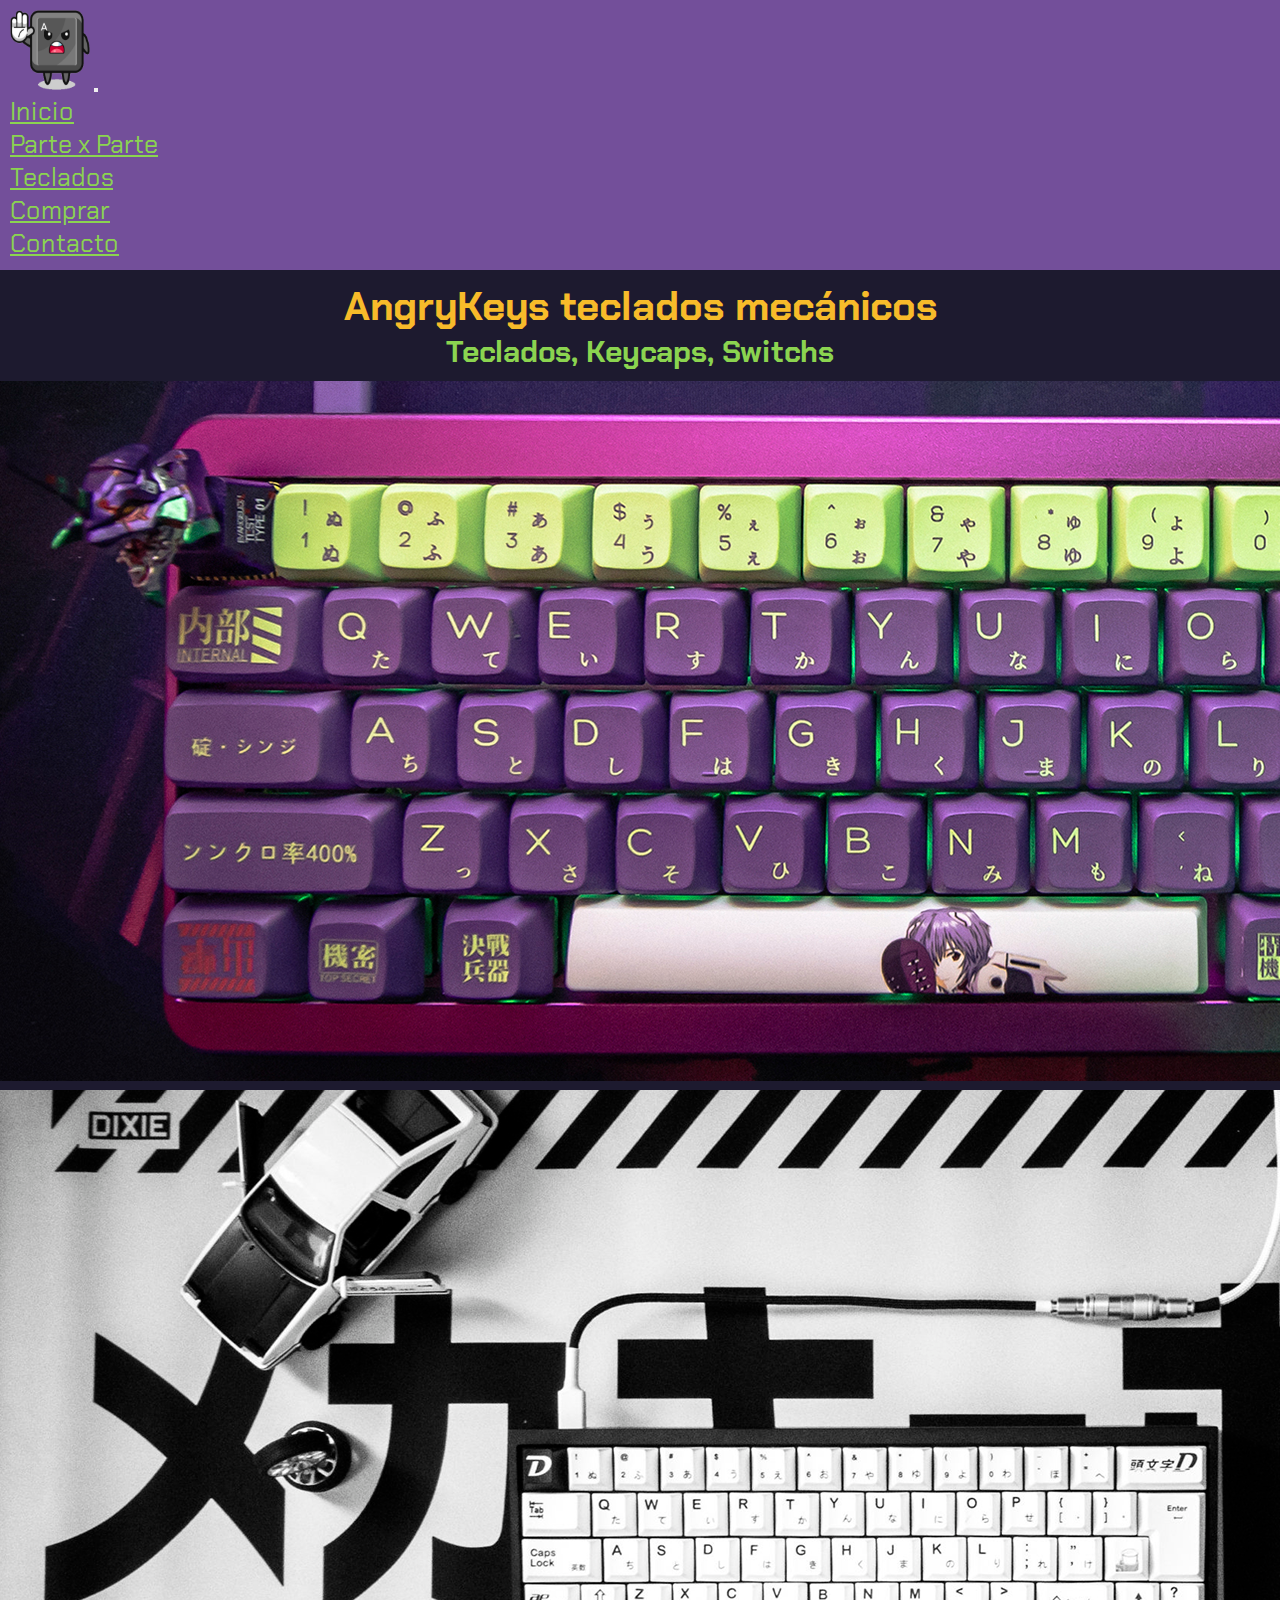
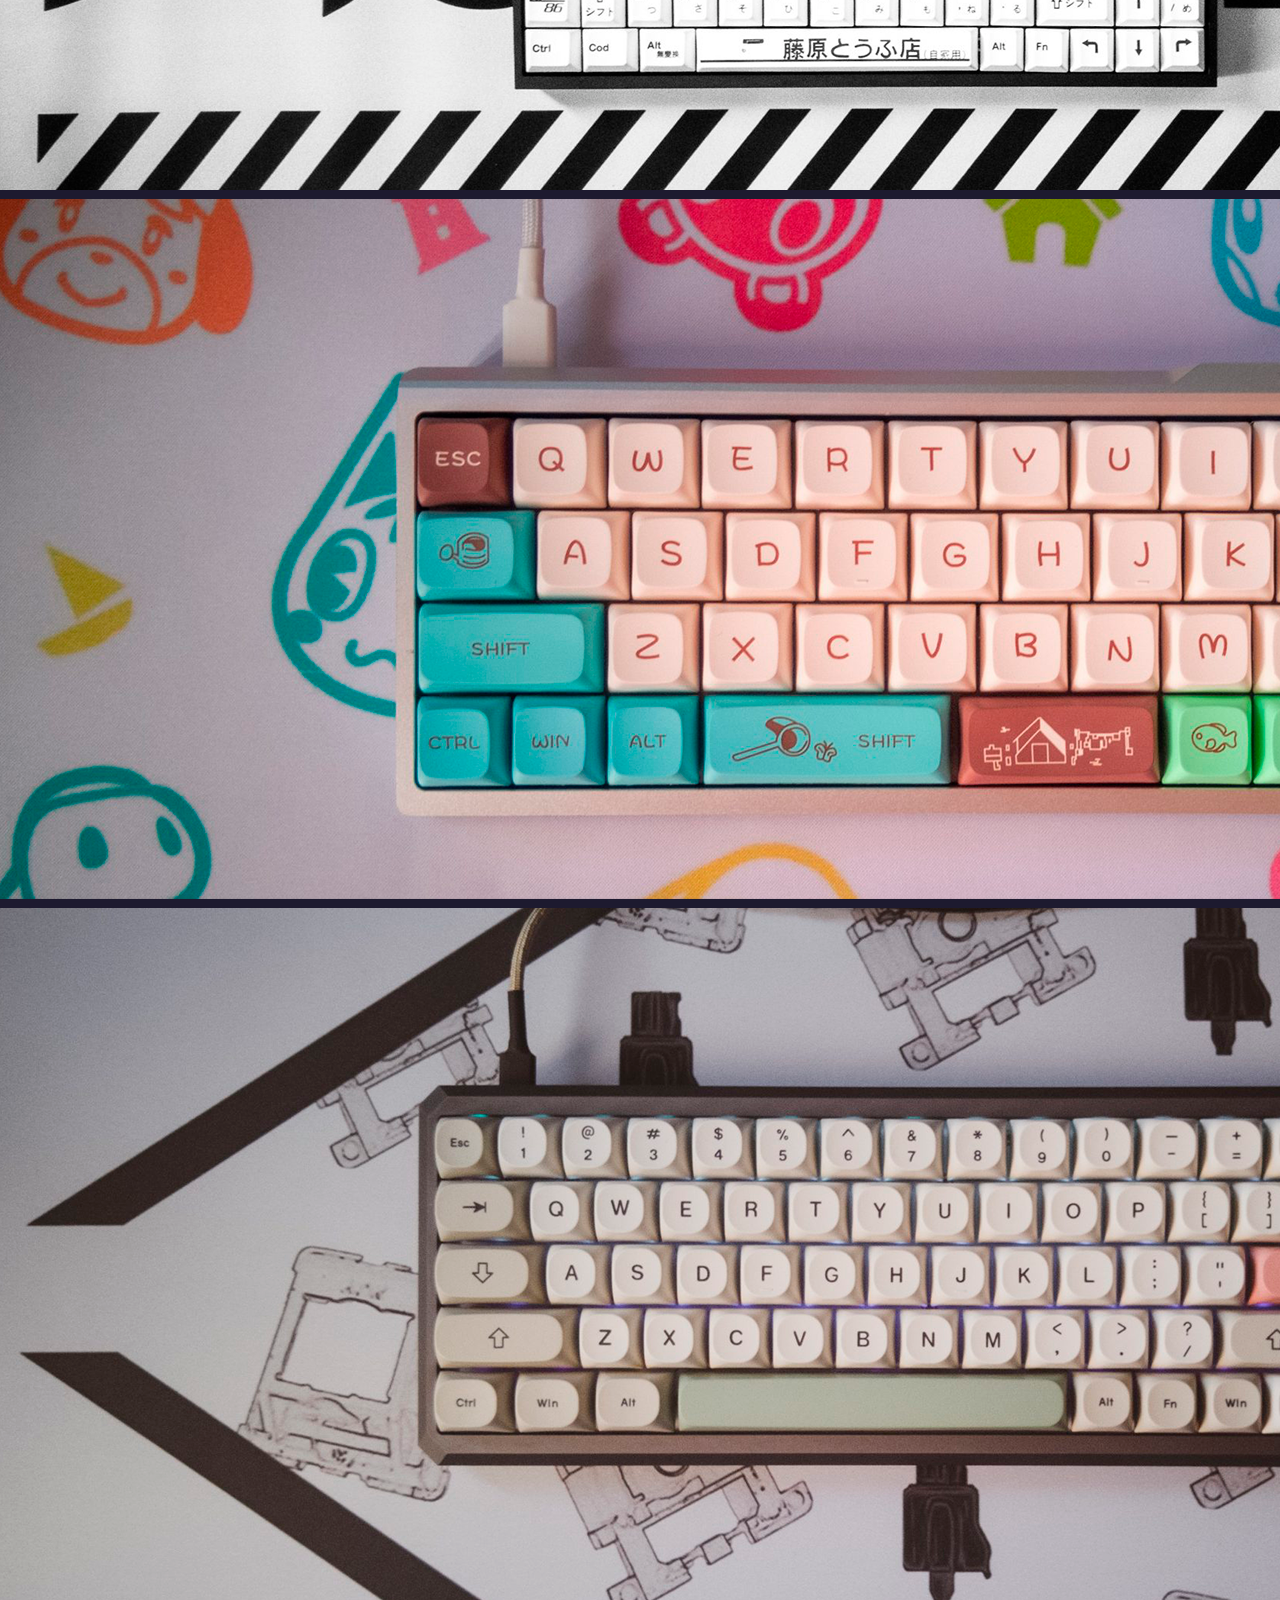
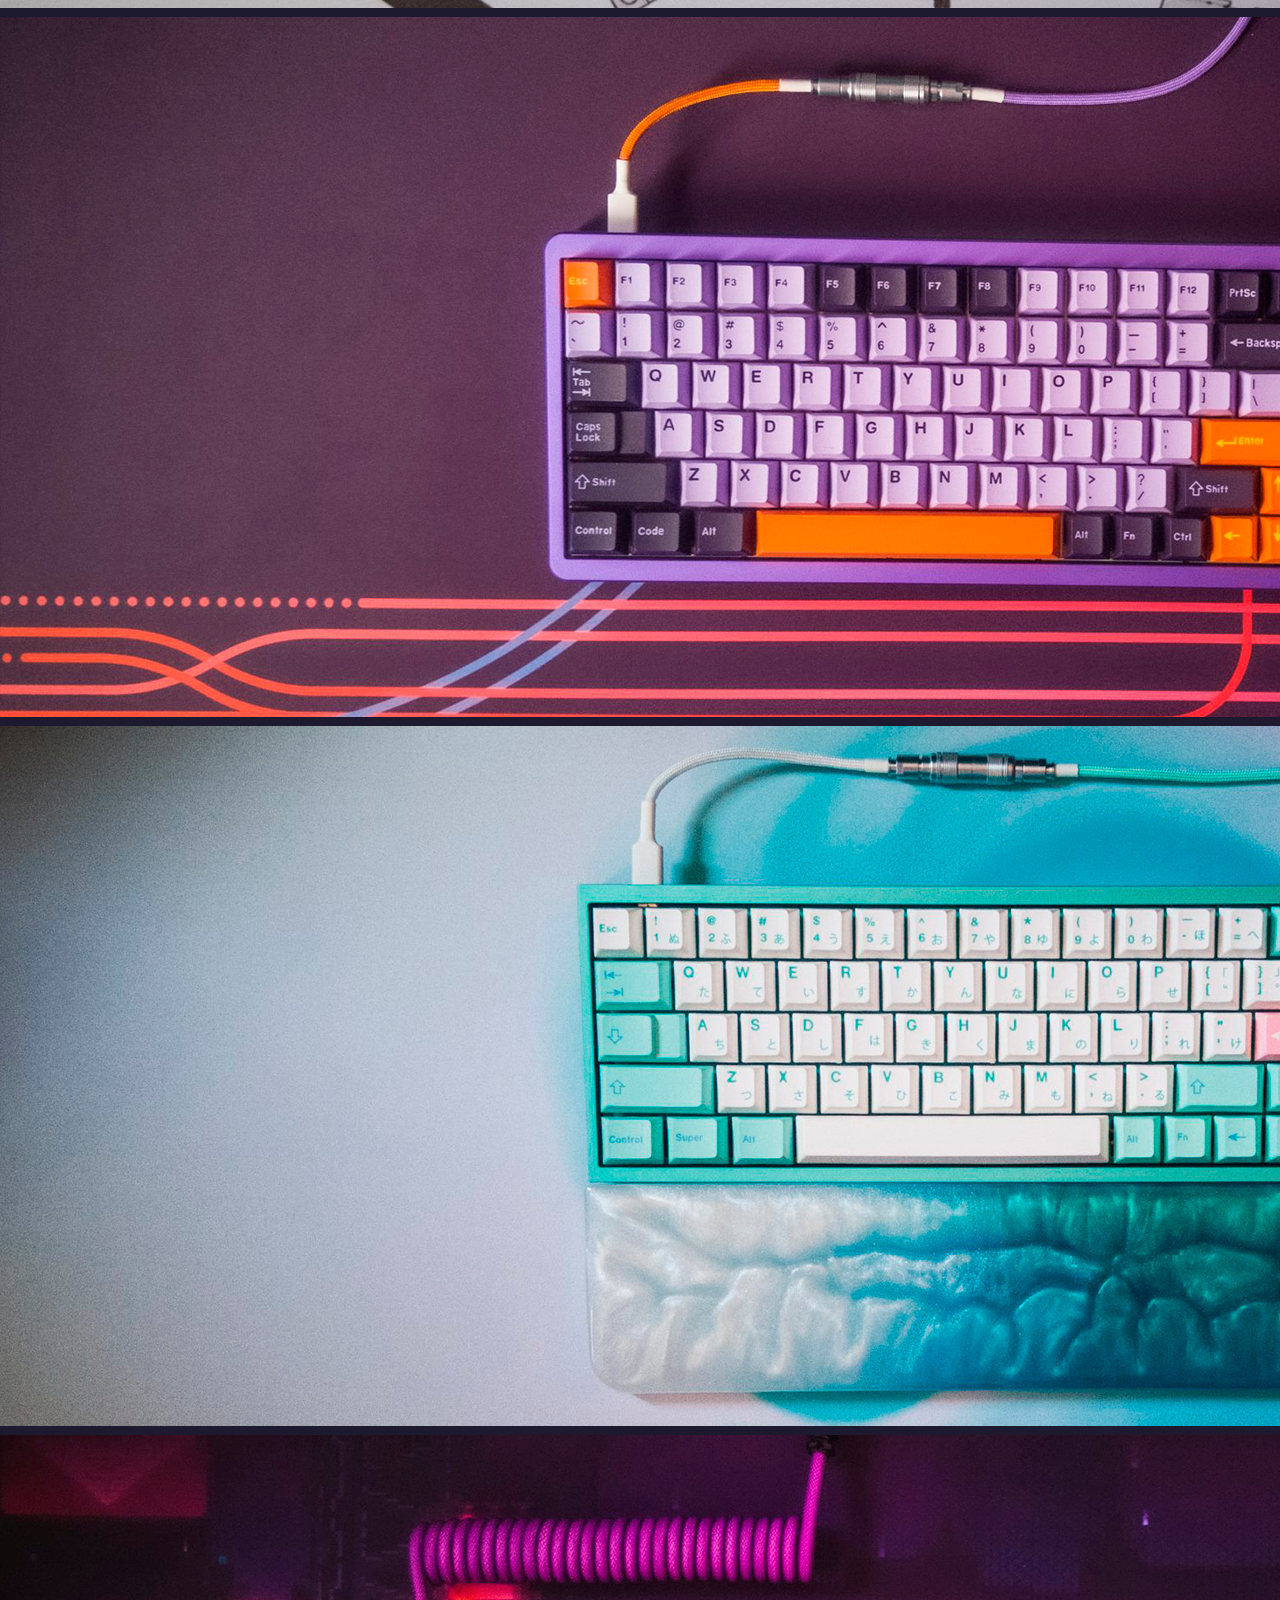
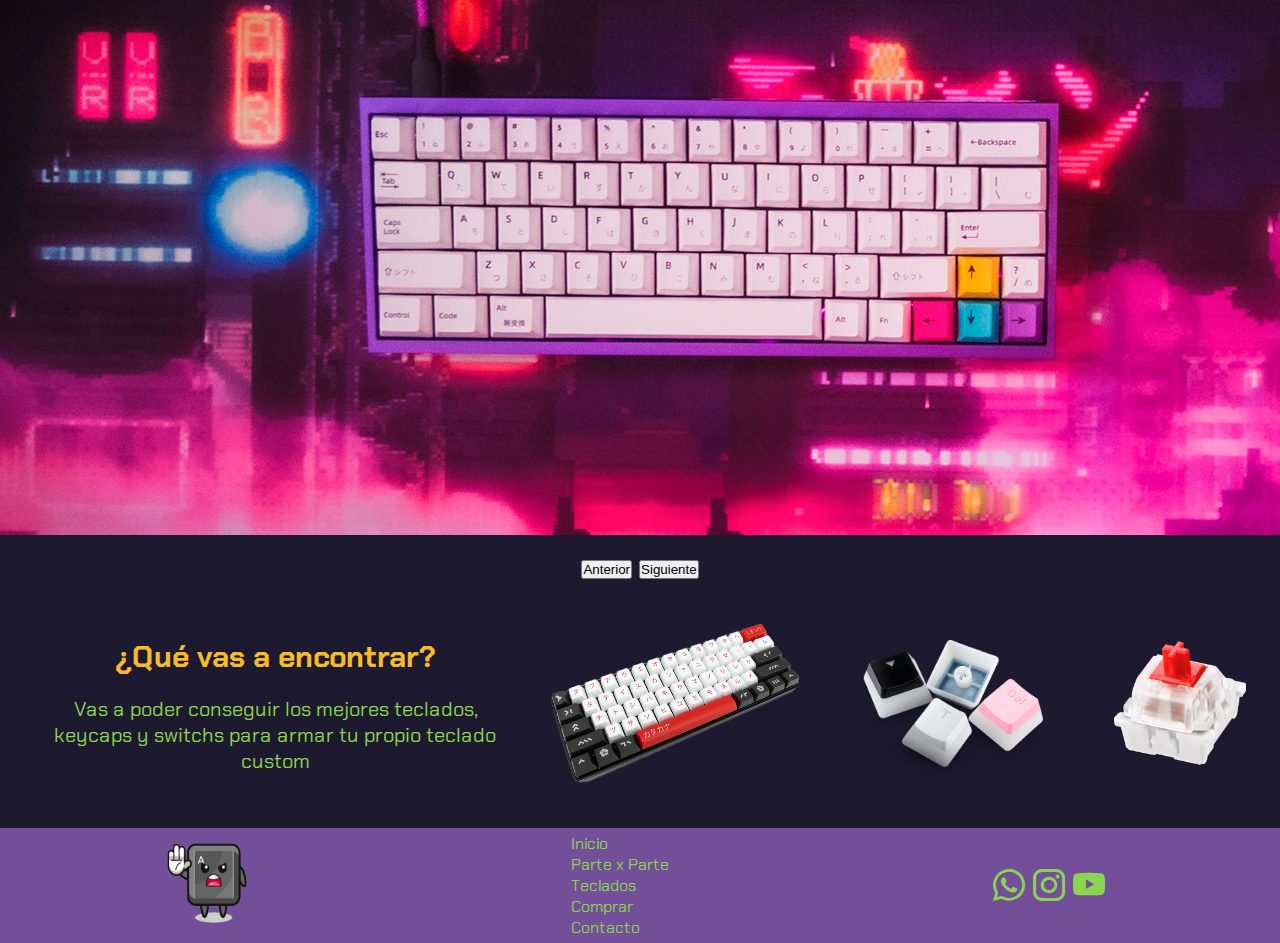
<file: index.html>
<!DOCTYPE html>
<html lang="en">
  <head>
    <meta charset="UTF-8" />
    <meta http-equiv="X-UA-Compatible" content="IE=edge" />
    <meta name="viewport" content="width=device-width, initial-scale=1.0" />
    <meta name="keywords" content="keyboards, custom, personalizado, teclados, switchs, keycaps, qwerty, mecanico, teclas, interruptores, cherry mx, gateron, linear, tactile, clicky, tkl, 60%, 70%">
    <meta name="description" content="AngryKeys la página definitiva para los entusiastas de los teclados customizados!!, encontrá las mejores keycaps y switches acá!">
    <title> ANGRYKEYS | Los mejores teclados mecánicos de la web encontralos aquí! </title>
    <link rel="shortcut icon" href="./images/favicon.ico" type="image/x-icon">
    <title>AngryKeys</title>
    <link href="https://cdn.jsdelivr.net/npm/bootstrap@5.0.2/dist/css/bootstrap.min.css" rel="stylesheet" integrity="sha384-EVSTQN3/azprG1Anm3QDgpJLIm9Nao0Yz1ztcQTwFspd3yD65VohhpuuCOmLASjC" crossorigin="anonymous" />
    <link rel="stylesheet" href="https://cdn.jsdelivr.net/npm/bootstrap-icons@1.10.2/font/bootstrap-icons.css">
    <link rel="stylesheet" href="https://cdnjs.cloudflare.com/ajax/libs/animate.css/4.1.1/animate.min.css" />
    <link rel="stylesheet" href="./css/style.css"/>  
  </head>
  <body>
    <header>
      <nav class="navbar navbar-dark navbar-expand-sm ">
        <div class="container-fluid">
          <a class="navbar-brand" href="./index.html"><img src="./images/angrykeylogo.png" alt="Icono de tecla enojada" width="80px" height="80px" class="hlogo"/></a></a>
          <button class="navbar-toggler" type="button" data-bs-toggle="collapse" data-bs-target="#navbarNav" aria-controls="navbarNav" aria-expanded="false" aria-label="Toggle navigation">
            <span class="navbar-toggler-icon"></span>
          </button>
          <div class="collapse navbar-collapse" id="navbarNav">
            <ul class="navbar-nav">
              <li class="nav-item">
                <a class="nav-link " aria-current="page" href="./index.html">Inicio</a>
              </li>
              <li class="nav-item">
                <a class="nav-link" href="./pages/parte.html">Parte x Parte</a>
              </li>
              <li class="nav-item">
                <a class="nav-link" href="./pages/teclados.html">Teclados</a>
              </li>
              <li class="nav-item">
                <a class="nav-link" href="./pages/comprar.html">Comprar</a>
              </li>
              <li class="nav-item">
                <a class="nav-link" href="./pages/contacto.html">Contacto</a>
              </li>              
            </ul>
          </div>
        </div>
      </nav>
    </header>
    <main>
      <section class="hero">
        <h1 class="animate__animated animate__fadeIn">AngryKeys teclados mecánicos</h1>
        <h2>Teclados, Keycaps, Switchs</h2>
          <div id="carouselExampleControls" class="carousel slide" data-bs-ride="carousel">
            <div class="carousel-inner">
              <div class="carousel-item active">
                <img src="./images/carrusel01.png" class="d-block w-100" alt="Teclado Custom 1">
              </div>
              <div class="carousel-item">
                <img src="./images/carrusel02.png" class="d-block w-100" alt="Teclado Custom 2">
              </div>
              <div class="carousel-item">
                <img src="./images/carrusel03.png" class="d-block w-100" alt="Teclado Custom 3">
              </div>
              <div class="carousel-item">
                <img src="./images/carrusel04.png" class="d-block w-100" alt="Teclado Custom 4">
              </div>
              <div class="carousel-item">
                <img src="./images/carrusel05.png" class="d-block w-100" alt="Teclado Custom 5">
              </div>
              <div class="carousel-item">
                <img src="./images/carrusel06.png" class="d-block w-100" alt="Teclado Custom 6">
              </div>
              <div class="carousel-item">
                <img src="./images/carrusel07.png" class="d-block w-100" alt="Teclado Custom 7">
              </div>
            </div>
          <button class="carousel-control-prev" type="button" data-bs-target="#carouselExampleControls" data-bs-slide="prev">
            <span class="carousel-control-prev-icon" aria-hidden="true"></span>
            <span class="visually-hidden">Anterior</span>
          </button>
          <button class="carousel-control-next" type="button" data-bs-target="#carouselExampleControls" data-bs-slide="next">
            <span class="carousel-control-next-icon" aria-hidden="true"></span>
            <span class="visually-hidden">Siguiente</span>
          </button>
        </div>
      </section>
      <section class="productos">
        <div>
          <h2>¿Qué vas a encontrar?</h2>
          <p>Vas a poder conseguir los mejores teclados, keycaps y switchs para armar tu propio teclado custom</p>
        </div>
        <a href="./pages/comprar.html"><img src="images/protec.png" width="250px" alt="Teclado Custom" class="imgTeclado"/></a>
        <a href="./pages/comprar.html"><img src="images/prokey.png" height="200px" alt="Keycaps" class="imgKeycaps"/></a>
        <a href="./pages/comprar.html"><img src="images/proswi.png" height="150px" alt="Switchs Mecánicos" class="imgSwitch"/></a>
      </section>
    </main>
    <footer>
      <a href="./index.html"><img src="./images/angrykeylogo.png" alt="Icono de tecla enojada" width="80px" height="80px"/></a>
      <ul>
        <li><a href="./index.html">Inicio</a></li>
        <li><a href="./pages/parte.html">Parte x Parte</a></li>
        <li><a href="./pages/teclados.html">Teclados</a></li>
        <li><a href="./pages/comprar.html">Comprar</a></li>
        <li><a href="./pages/contacto.html">Contacto</a></li>
      </ul>
      <div class="redes">
        <a href="https://www.whatsapp.com" target="_blank"><i class="bi bi-whatsapp"></i></a>
        <a href="https://www.instagram.com" target="_blank"><i class="bi bi-instagram"></i></a>
        <a href="https://www.youtube.com" target="_blank"><i class="bi bi-youtube"></i></a>
      </div>
    </footer>
    <script src="https://cdn.jsdelivr.net/npm/@popperjs/core@2.9.2/dist/umd/popper.min.js" integrity="sha384-IQsoLXl5PILFhosVNubq5LC7Qb9DXgDA9i+tQ8Zj3iwWAwPtgFTxbJ8NT4GN1R8p" crossorigin="anonymous"></script>
    <script src="https://cdn.jsdelivr.net/npm/bootstrap@5.0.2/dist/js/bootstrap.min.js" integrity="sha384-cVKIPhGWiC2Al4u+LWgxfKTRIcfu0JTxR+EQDz/bgldoEyl4H0zUF0QKbrJ0EcQF" crossorigin="anonymous"></script>
  </body>
</html>
</file>
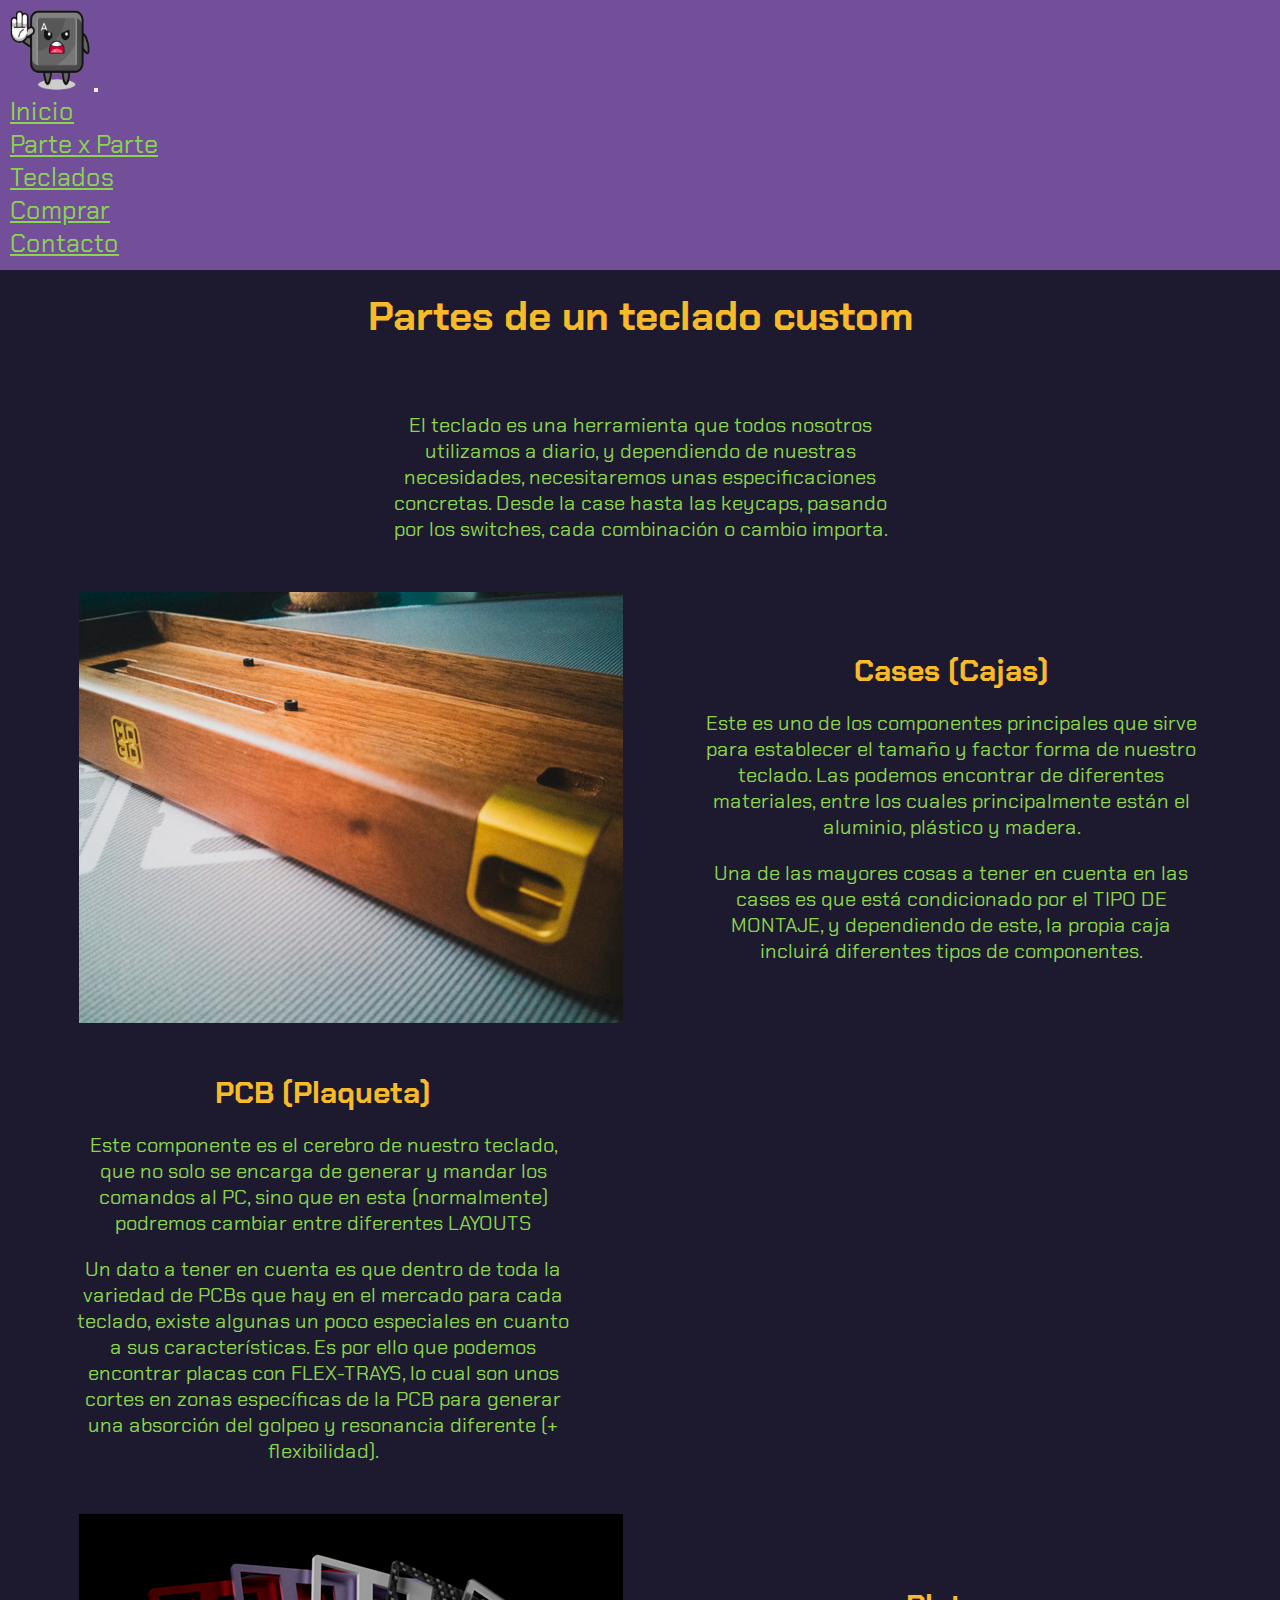
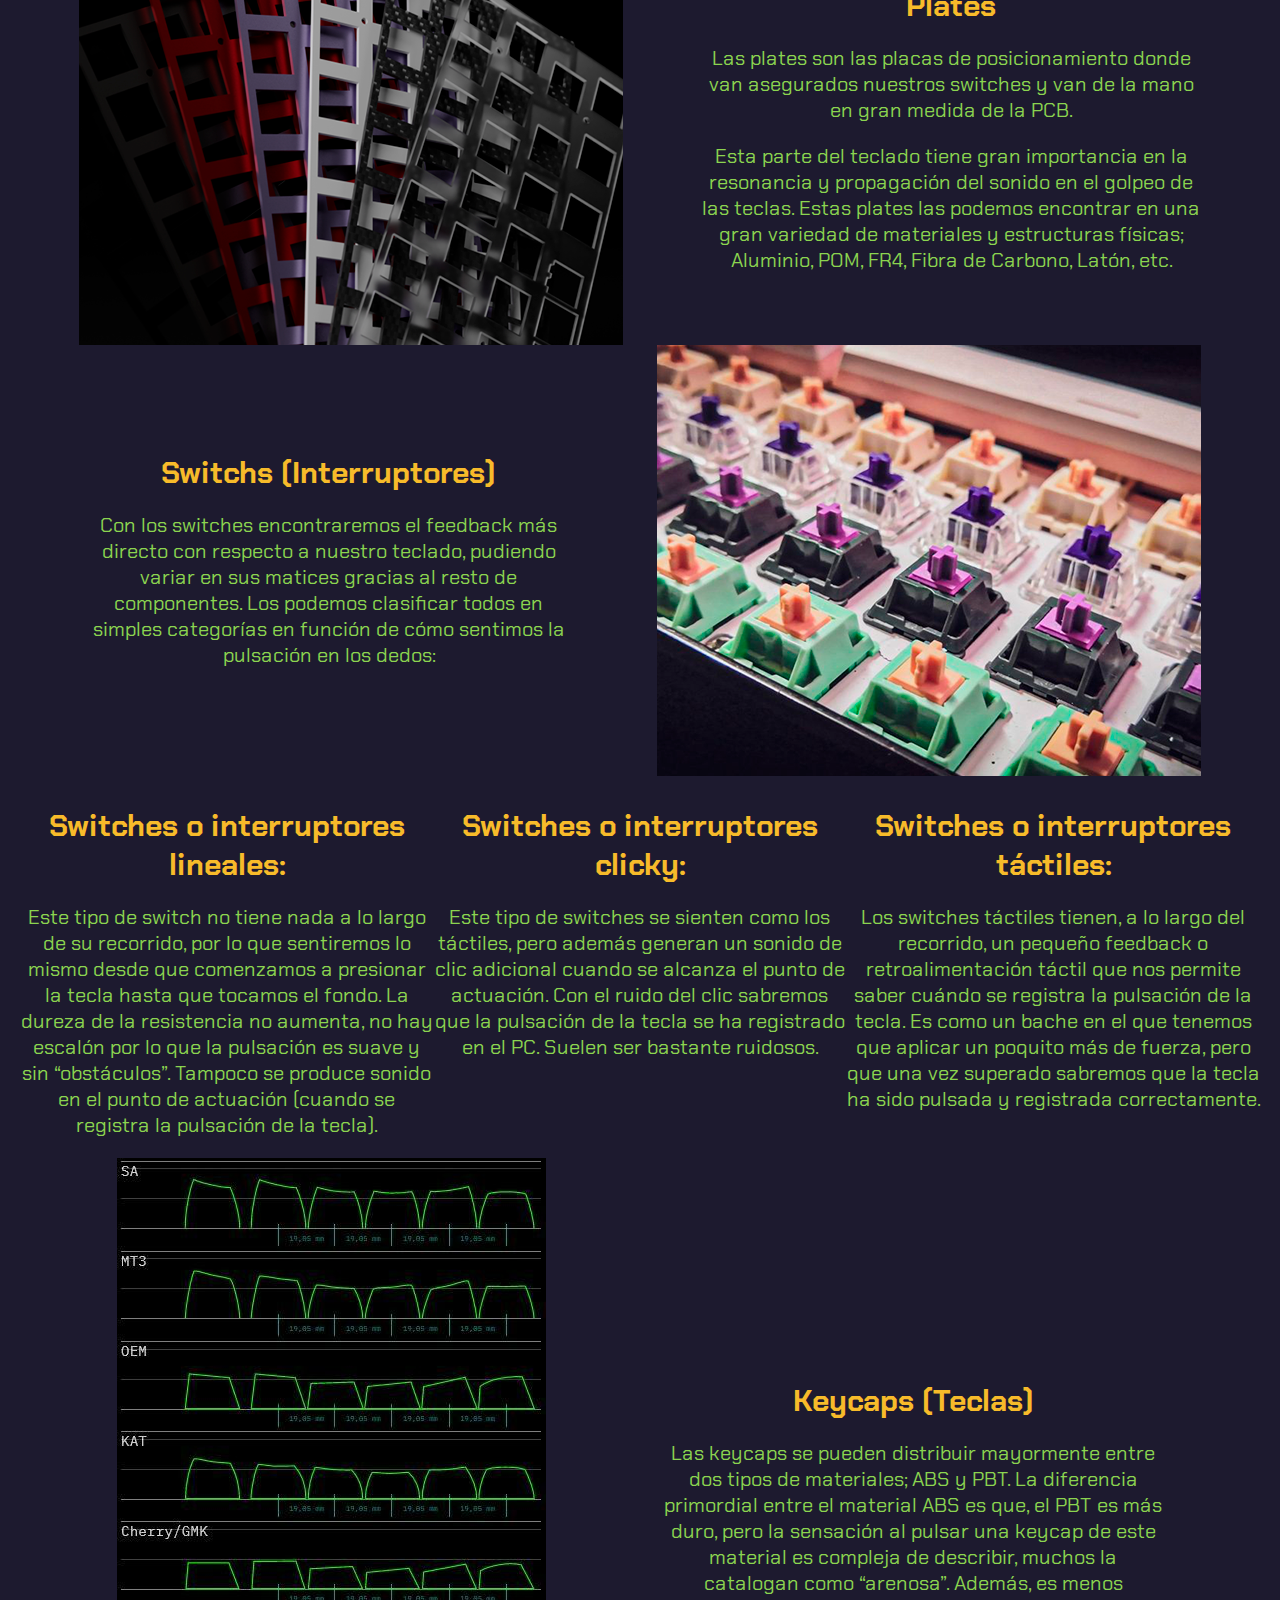
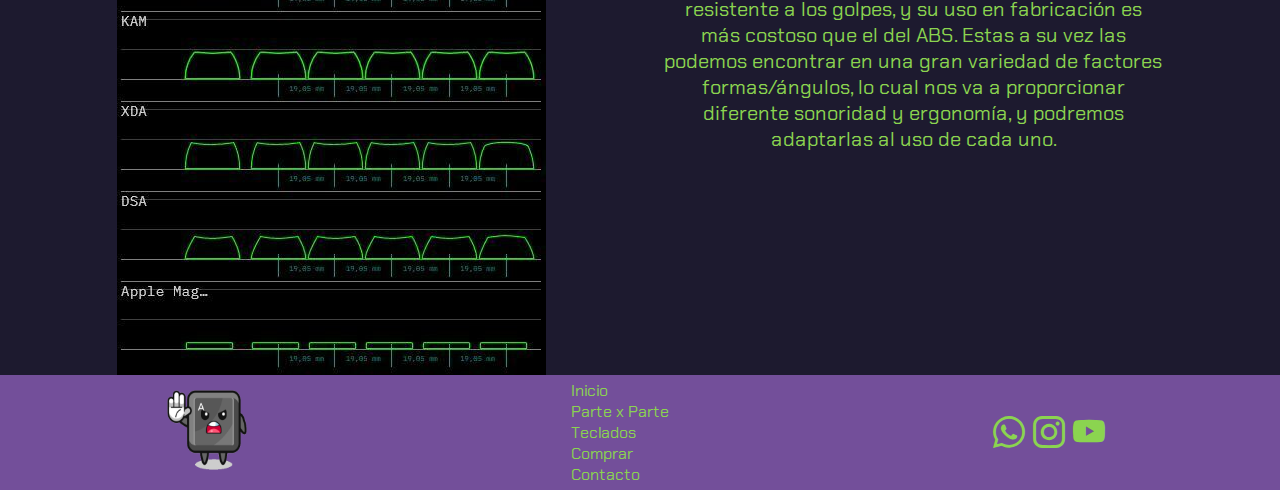
<file: pages/parte.html>
<!DOCTYPE html>
<html lang="en">
<head>
    <meta charset="UTF-8">
    <meta http-equiv="X-UA-Compatible" content="IE=edge">
    <meta name="viewport" content="width=device-width, initial-scale=1.0">
    <meta name="keywords" content="keyboards, custom, personalizado, teclados, switchs, keycaps, qwerty, mecanico, teclas, interruptores, cherry mx, gateron, linear, tactile, clicky, tkl, 60%, 70%">
    <meta name="description" content="AngryKeys la página definitiva para los entusiastas de los teclados customizados!!, encontrá las mejores keycaps y switches acá!">
    <title> ANGRYKEYS | Los mejores teclados mecánicos de la web encontralos aquí! </title>
    <link href="https://cdn.jsdelivr.net/npm/bootstrap@5.0.2/dist/css/bootstrap.min.css" rel="stylesheet" integrity="sha384-EVSTQN3/azprG1Anm3QDgpJLIm9Nao0Yz1ztcQTwFspd3yD65VohhpuuCOmLASjC" crossorigin="anonymous" />
    <link rel="stylesheet" href="https://cdn.jsdelivr.net/npm/bootstrap-icons@1.10.2/font/bootstrap-icons.css">
    <link rel="stylesheet" href="../css/style.css"/>    
    <link rel="shortcut icon" href="./images/favicon.ico" type="image/x-icon">
    <title>Partes</title>
</head>
<body>
    <header>
        <nav class="navbar navbar-dark navbar-expand-sm ">
          <div class="container-fluid">
            <a class="navbar-brand" href="../index.html"><img src="../images/angrykeylogo.png" alt="Icono de tecla enojada" width="80px" height="80px" class="hlogo"/></a></a>
            <button class="navbar-toggler" type="button" data-bs-toggle="collapse" data-bs-target="#navbarNav" aria-controls="navbarNav" aria-expanded="false" aria-label="Toggle navigation">
              <span class="navbar-toggler-icon"></span>
            </button>
            <div class="collapse navbar-collapse" id="navbarNav">
              <ul class="navbar-nav">
                <li class="nav-item">
                  <a class="nav-link " aria-current="page" href="../index.html">Inicio</a>
                </li>
                <li class="nav-item">
                  <a class="nav-link" href="../pages/parte.html">Parte x Parte</a>
                </li>
                <li class="nav-item">
                  <a class="nav-link" href="../pages/teclados.html">Teclados</a>
                </li>
                <li class="nav-item">
                  <a class="nav-link" href="../pages/comprar.html">Comprar</a>
                </li>
                <li class="nav-item">
                  <a class="nav-link" href="../pages/contacto.html">Contacto</a>
                </li>              
              </ul>
            </div>
          </div>
        </nav>
      </header>
    <main>
        <section class="contenedorDespiece">  
            <h1>Partes de un teclado custom</h1>      
            <div class="boxPartes">
                <div>
                    <p>El teclado es una herramienta que todos nosotros utilizamos a diario, y dependiendo de nuestras necesidades, necesitaremos unas especificaciones concretas. Desde la case hasta las keycaps, pasando por los switches, cada combinación o cambio importa.</p>
                </div>
            </div>
            <div class="boxPartes2">
                <div>
                    <h2>Cases (Cajas)</h2>
                    <p>Este es uno de los componentes principales que sirve para establecer el tamaño y factor forma de nuestro teclado. Las podemos encontrar de diferentes materiales, entre los cuales principalmente están el aluminio, plástico y madera.</p>
                    <p>Una de las mayores cosas a tener en cuenta en las cases es que está condicionado por el TIPO DE MONTAJE, y dependiendo de este, la propia caja incluirá diferentes tipos de componentes.</p>
                </div>
                <img src="../images/despiece3.png" alt="case de madera" class="case">
            </div>
            <div class="boxPartes">
                <div>
                    <h2>PCB (Plaqueta)</h2>                
                    <p>Este componente es el cerebro de nuestro teclado, que no solo se encarga de generar y mandar los comandos al PC, sino que en esta (normalmente) podremos cambiar entre diferentes LAYOUTS</p>
                    <p>Un dato a tener en cuenta es que dentro de toda la variedad de PCBs que hay en el mercado para cada teclado, existe algunas un poco especiales en cuanto a sus características. Es por ello que podemos encontrar placas con FLEX-TRAYS, lo cual son unos cortes en zonas específicas de la PCB para generar una absorción del golpeo y resonancia diferente (+ flexibilidad).</p>
                </div>
                <iframe width="560" height="431" src="https://www.youtube.com/embed/uv8Sg60UTow" title="YouTube video player" frameborder="0" allow="accelerometer; autoplay; clipboard-write; encrypted-media; gyroscope; picture-in-picture" allowfullscreen class="ytvideo"></iframe>
            </div>
            <div class="boxPartes2">
                <div>
                    <h2>Plates</h2>
                    <p>Las plates son las placas de posicionamiento donde van asegurados nuestros switches y van de la mano en gran medida de la PCB.</p>
                    <p>Esta parte del teclado tiene gran importancia en la resonancia y propagación del sonido en el golpeo de las teclas. Estas plates las podemos encontrar en una gran variedad de materiales y estructuras físicas; Aluminio, POM, FR4, Fibra de Carbono, Latón, etc.</p>
                </div>
                <img src="../images/despiece6.png" alt="tipos de plates" class="plates">
            </div>
            <div class="boxPartes">
                <div>
                    <h2>Switchs (Interruptores)</h2>
                    <p>Con los switches encontraremos el feedback más directo con respecto a nuestro teclado, pudiendo variar en sus matices gracias al resto de componentes. Los podemos clasificar todos en simples categorías en función de cómo sentimos la pulsación en los dedos:</p>
                </div>
                <img src="../images/despiece5.png" alt="tipos de interruptores" class="switches">
            </div>
            <div class="boxPartes3">
                <div>
                    <h2>Switches o interruptores lineales:</h2>
                    <p>Este tipo de switch no tiene nada a lo largo de su recorrido, por lo que sentiremos lo mismo desde que comenzamos a presionar la tecla hasta que tocamos el fondo. La dureza de la resistencia no aumenta, no hay escalón por lo que la pulsación es suave y sin “obstáculos”. Tampoco se produce sonido en el punto de actuación (cuando se registra la pulsación de la tecla).</p>
                </div>
                <div>
                    <h2>Switches o interruptores clicky:</h2>
                    <p>Este tipo de switches se sienten como los táctiles, pero además generan un sonido de clic adicional cuando se alcanza el punto de actuación. Con el ruido del clic sabremos que la pulsación de la tecla se ha registrado en el PC. Suelen ser bastante ruidosos.</p>
                </div>
                <div>
                    <h2>Switches o interruptores táctiles:</h2>
                    <p>Los switches táctiles tienen, a lo largo del recorrido, un pequeño feedback o retroalimentación táctil que nos permite saber cuándo se registra la pulsación de la tecla. Es como un bache en el que tenemos que aplicar un poquito más de fuerza, pero que una vez superado sabremos que la tecla ha sido pulsada y registrada correctamente.</p>
                </div>
            </div>
            <div class="boxPartes2">
                <div>
                    <h2>Keycaps (Teclas)</h2>
                    <p>Las keycaps se pueden distribuir mayormente entre dos tipos de materiales; ABS y PBT. La diferencia primordial entre el material ABS es que, el PBT es más duro, pero la sensación al pulsar una keycap de este material es compleja de describir, muchos la catalogan como “arenosa”. Además, es menos resistente a los golpes, y su uso en fabricación es más costoso que el del ABS. Estas a su vez las podemos encontrar en una gran variedad de factores formas/ángulos, lo cual nos va a proporcionar diferente sonoridad y ergonomía, y podremos adaptarlas al uso de cada uno.</p>
                </div>
                <img src="../images/despiece7.jpg" alt="Tipos de teclas" class="keys">
            </div>
    </section>
    </main>
    <footer>
        <a href="../index.html"><img src="../images/angrykeylogo.png" alt="Icono de tecla enojada" width="80px" height="80px"/></a>
        <ul>
            <li><a href="../index.html">Inicio</a></li>
            <li><a href="./parte.html">Parte x Parte</a></li>
            <li><a href="./teclados.html">Teclados</a></li>
            <li><a href="./comprar.html">Comprar</a></li>
            <li><a href="./contacto.html">Contacto</a></li>
        </ul>
        <div class="redes">
          <a href="https://www.whatsapp.com" target="_blank"><i class="bi bi-whatsapp"></i></a>
          <a href="https://www.instagram.com" target="_blank"><i class="bi bi-instagram"></i></a>
          <a href="https://www.youtube.com" target="_blank"><i class="bi bi-youtube"></i></a>
        </div>
      </footer>
      <script src="https://cdn.jsdelivr.net/npm/@popperjs/core@2.9.2/dist/umd/popper.min.js" integrity="sha384-IQsoLXl5PILFhosVNubq5LC7Qb9DXgDA9i+tQ8Zj3iwWAwPtgFTxbJ8NT4GN1R8p" crossorigin="anonymous"></script>
      <script src="https://cdn.jsdelivr.net/npm/bootstrap@5.0.2/dist/js/bootstrap.min.js" integrity="sha384-cVKIPhGWiC2Al4u+LWgxfKTRIcfu0JTxR+EQDz/bgldoEyl4H0zUF0QKbrJ0EcQF" crossorigin="anonymous"></script>
    </body>
  </html>
</file>
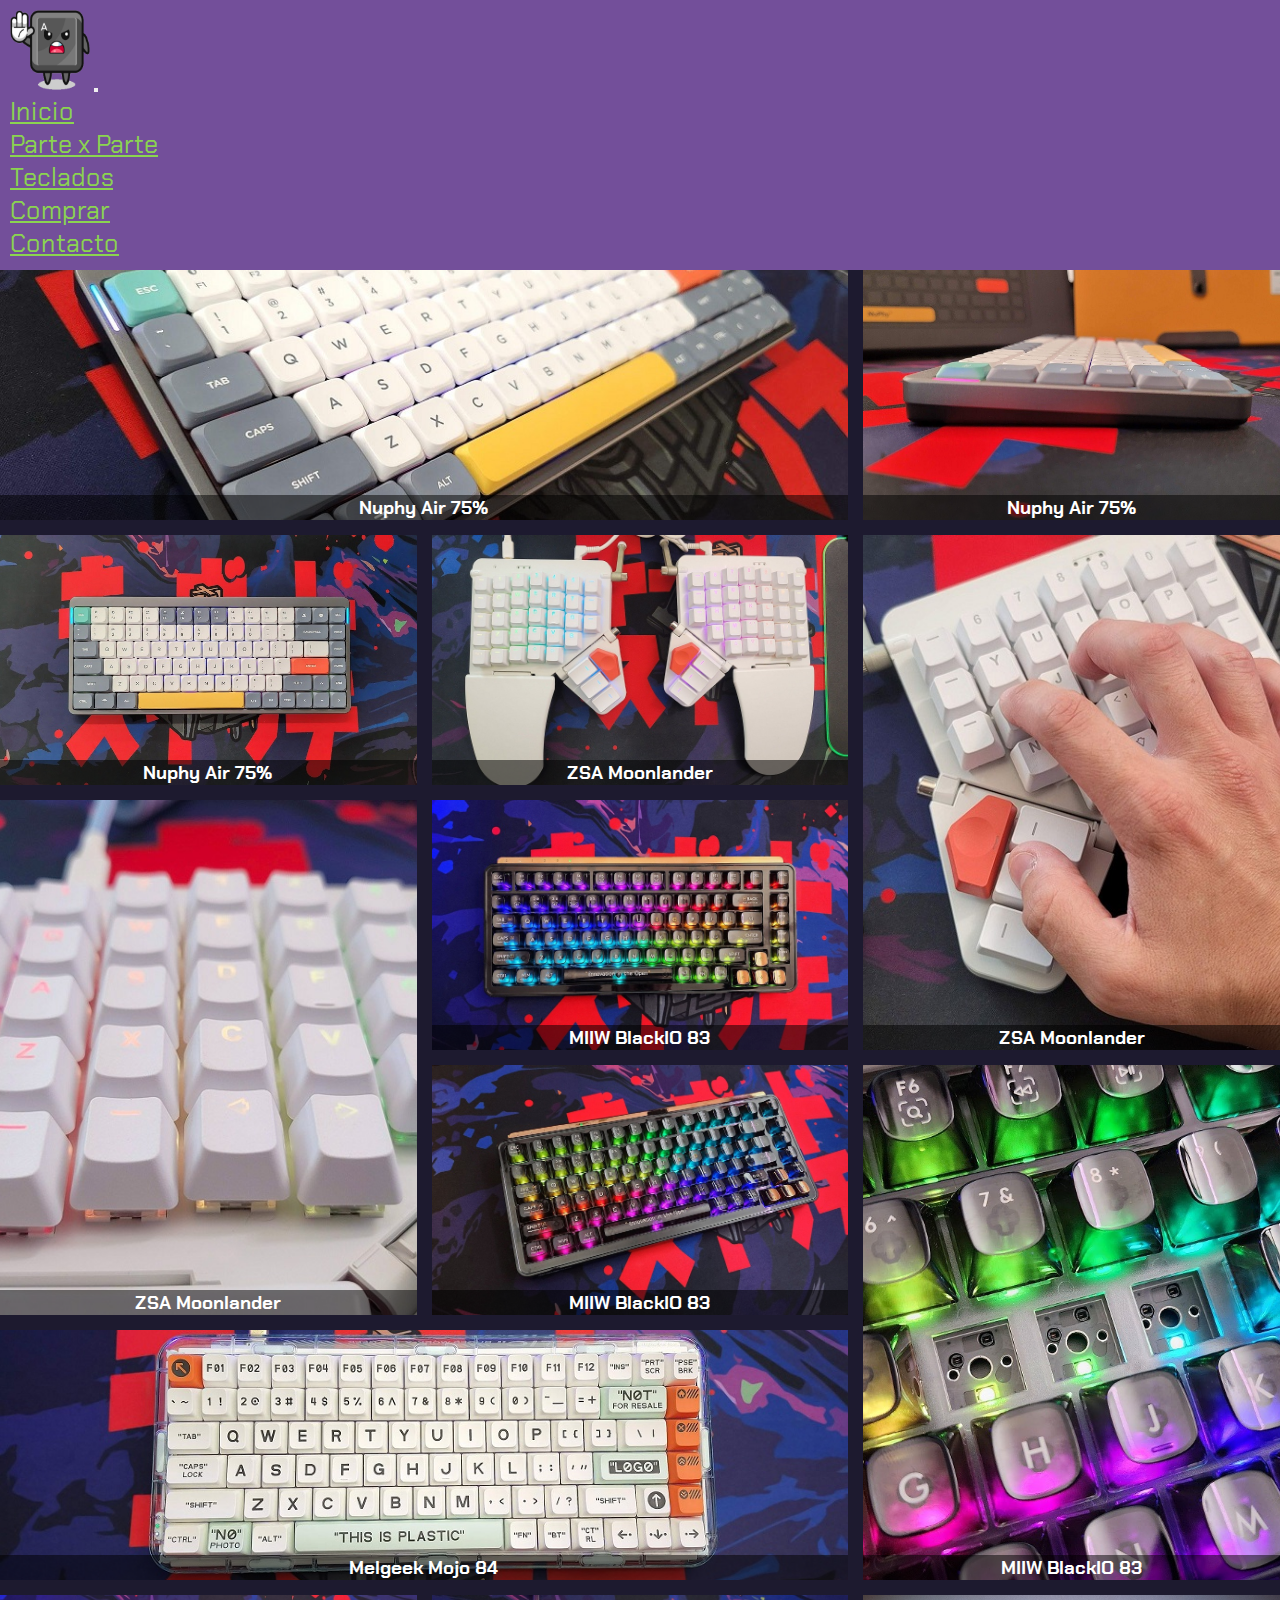
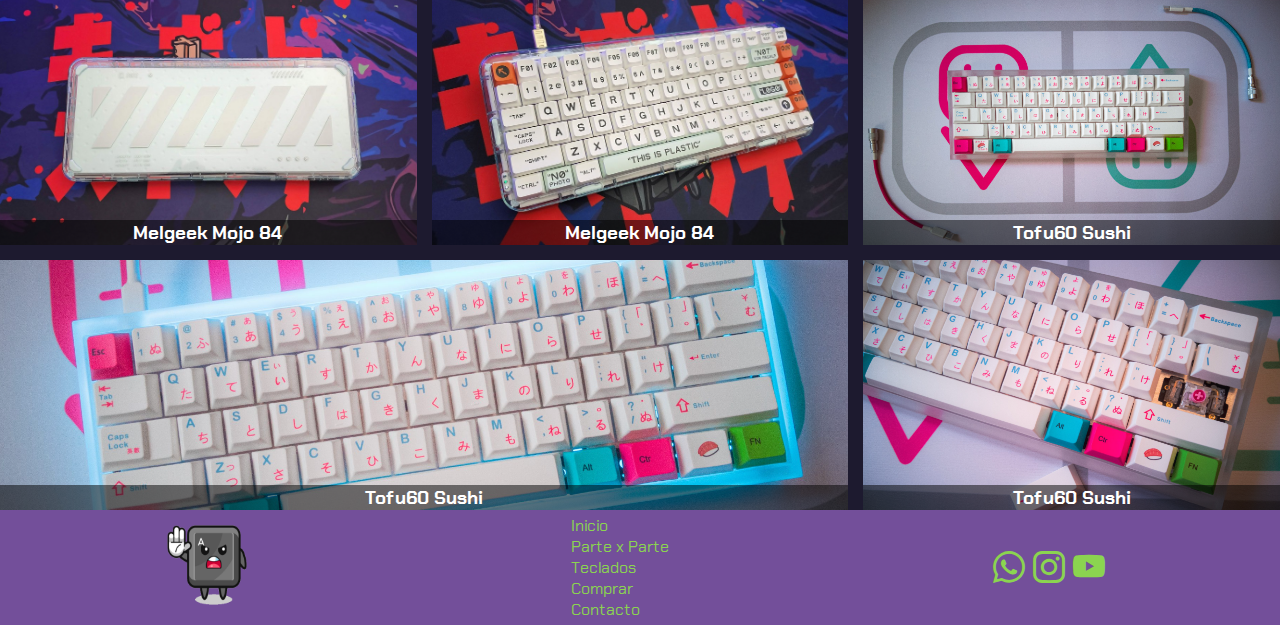
<file: pages/teclados.html>
<!DOCTYPE html>
<html lang="en">
<head>
    <meta charset="UTF-8">
    <meta http-equiv="X-UA-Compatible" content="IE=edge">
    <meta name="viewport" content="width=device-width, initial-scale=1.0">
    <meta name="keywords" content="keyboards, custom, personalizado, teclados, switchs, keycaps, qwerty, mecanico, teclas, interruptores, cherry mx, gateron, linear, tactile, clicky, tkl, 60%, 70%">
    <meta name="description" content="AngryKeys la página definitiva para los entusiastas de los teclados customizados!!, encontrá las mejores keycaps y switches acá!">
    <title> ANGRYKEYS | Los mejores teclados mecánicos de la web encontralos aquí! </title>
    <link href="https://cdn.jsdelivr.net/npm/bootstrap@5.0.2/dist/css/bootstrap.min.css" rel="stylesheet" integrity="sha384-EVSTQN3/azprG1Anm3QDgpJLIm9Nao0Yz1ztcQTwFspd3yD65VohhpuuCOmLASjC" crossorigin="anonymous" />
    <link rel="stylesheet" href="https://cdn.jsdelivr.net/npm/bootstrap-icons@1.10.2/font/bootstrap-icons.css">
    <link rel="stylesheet" href="../css/style.css"/>    
    <link rel="shortcut icon" href="./images/favicon.ico" type="image/x-icon">  
    <title>Teclados</title>
</head>
<body>
    <header>
        <nav class="navbar navbar-dark navbar-expand-sm ">
          <div class="container-fluid">
            <a class="navbar-brand" href="../index.html"><img src="../images/angrykeylogo.png" alt="Icono de tecla enojada" width="80px" height="80px" class="hlogo"/></a></a>
            <button class="navbar-toggler" type="button" data-bs-toggle="collapse" data-bs-target="#navbarNav" aria-controls="navbarNav" aria-expanded="false" aria-label="Toggle navigation">
              <span class="navbar-toggler-icon"></span>
            </button>
            <div class="collapse navbar-collapse" id="navbarNav">
              <ul class="navbar-nav">
                <li class="nav-item">
                  <a class="nav-link " aria-current="page" href="../index.html">Inicio</a>
                </li>
                <li class="nav-item">
                  <a class="nav-link" href="../pages/parte.html">Parte x Parte</a>
                </li>
                <li class="nav-item">
                  <a class="nav-link" href="../pages/teclados.html">Teclados</a>
                </li>
                <li class="nav-item">
                  <a class="nav-link" href="../pages/comprar.html">Comprar</a>
                </li>
                <li class="nav-item">
                  <a class="nav-link" href="../pages/contacto.html">Contacto</a>
                </li>              
              </ul>
            </div>
          </div>
        </nav>
      </header>
    <main>
        <section class="grid-galeria">
            <div class="grid-item img1">
                <img src="../images/teclado1a.jpg" alt="Nuphy Air 75%">
                <h3>Nuphy Air 75%</h3>
            </div>
            <div class="grid-item">
                <img src="../images/teclado1b.jpg" alt="Nuphy Air 75%">
                <h3>Nuphy Air 75%</h3>
            </div>
            <div class="grid-item">
                <img src="../images/teclado1c.jpg" alt="Nuphy Air 75%">
                <h3>Nuphy Air 75%</h3>
            </div>
            <div class="grid-item">
                <img src="../images/teclado2a.jpg" alt="ZSA Moonlander">
                <h3>ZSA Moonlander</h3>
            </div>
            <div class="grid-item img5">
                <img src="../images/teclado2b.jpg" alt="ZSA Moonlander">
                <h3>ZSA Moonlander</h3>
            </div>
            <div class="grid-item img6">
                <img src="../images/teclado2c.jpg" alt="ZSA Moonlander">
                <h3>ZSA Moonlander</h3>
            </div>
            <div class="grid-item">
                <img src="../images/teclado3a.jpg" alt="MIIW BlackIO 83">
                <h3>MIIW BlackIO 83</h3>
            </div>
            <div class="grid-item">
                <img src="../images/teclado3c.jpg" alt="MIIW BlackIO 83">
                <h3>MIIW BlackIO 83</h3>
            </div>
            <div class="grid-item img9">
                <img src="../images/teclado3b.jpg" alt="MIIW BlackIO 83">
                <h3>MIIW BlackIO 83</h3>
            </div>
            <div class="grid-item img10">
                <img src="../images/teclado4a.jpg" alt="Melgeek Mojo 84">
                <h3>Melgeek Mojo 84</h3>
            </div>
            <div class="grid-item">
                <img src="../images/teclado4b.jpg" alt="Melgeek Mojo 84">
                <h3>Melgeek Mojo 84</h3>
            </div>
            <div class="grid-item">
                <img src="../images/teclado4c.jpg" alt="Melgeek Mojo 84">
                <h3>Melgeek Mojo 84</h3>
            </div>
            <div class="grid-item">
                <img src="../images/teclado6b.png" alt="Tofu60 Sushi">
                <h3>Tofu60 Sushi</h3>
            </div>
            <div class="grid-item img14">
                <img src="../images/teclado6a.png" alt="Tofu60 Sushi">
                <h3>Tofu60 Sushi</h3>
            </div>
            <div class="grid-item img15">
                <img src="../images/teclado6c.png" alt="Tofu60 Sushi">
                <h3>Tofu60 Sushi</h3>
            </div>         
        </section>
    </main>
    <footer>
        <a href="../index.html"><img src="../images/angrykeylogo.png" alt="Icono de tecla enojada" width="80px" height="80px"/></a>
        <ul>
            <li><a href="../index.html">Inicio</a></li>
            <li><a href="./parte.html">Parte x Parte</a></li>
            <li><a href="./teclados.html">Teclados</a></li>
            <li><a href="./comprar.html">Comprar</a></li>
            <li><a href="./contacto.html">Contacto</a></li>
        </ul>
        <div class="redes">
          <a href="https://www.whatsapp.com" target="_blank"><i class="bi bi-whatsapp"></i></a>
          <a href="https://www.instagram.com" target="_blank"><i class="bi bi-instagram"></i></a>
          <a href="https://www.youtube.com" target="_blank"><i class="bi bi-youtube"></i></a>
        </div>
      </footer>
      <script src="https://cdn.jsdelivr.net/npm/@popperjs/core@2.9.2/dist/umd/popper.min.js" integrity="sha384-IQsoLXl5PILFhosVNubq5LC7Qb9DXgDA9i+tQ8Zj3iwWAwPtgFTxbJ8NT4GN1R8p" crossorigin="anonymous"></script>
      <script src="https://cdn.jsdelivr.net/npm/bootstrap@5.0.2/dist/js/bootstrap.min.js" integrity="sha384-cVKIPhGWiC2Al4u+LWgxfKTRIcfu0JTxR+EQDz/bgldoEyl4H0zUF0QKbrJ0EcQF" crossorigin="anonymous"></script>
    </body>
  </html>
</file>
<file: css/style.css>
@import url('https://fonts.googleapis.com/css2?family=Chakra+Petch:wght@300;500;700&display=swap');


*{
    margin: 0;
    padding: 0;
    box-sizing: border-box;
}

::selection{
    color:rgb(243, 223, 176);
    background-color: rgb(44, 37, 82);
}

/*----------Comprar.html----------*/

.warning{
    padding: 12px 20px;
    color:black;
    background: #f7bb2a;
}


body{
    background-color: rgb(44, 37, 82);
    font-family: 'Chakra Petch', sans-serif;
}

.item {
    border: 2px solid #eee;
    padding: 10px;
    border-radius: 20px;
    margin-top: 30px;
}

.item-title {
    text-transform: uppercase;
    text-align: center;
    font-weight: 600;
}

.item-image {  
    height: 300px;
    width: 100%;
    transition: 1s ease-out;
}

.item-image:hover{
    transform: scale(1.05);    
}

.item-details {
    display: flex;
    justify-content: space-between;
    align-items: center;
    margin: 20px 0px 15px;
}

.item-details > .item-price {
    margin: 0;
}

.comprarButton{
    margin-right: 10px;
}

.mb-0{
    font-size: 25px;
    color: #f7bb2a;
}

.row{
    color: #8bd450;
}

header .container h1, h3{
    text-align: center;
    color: #8bd450;
}

header .container h1{
    text-align: center;
    color: #f7bb2a;
}


/* ? SHOPPING CART */
.shopping-cart-items {
    padding: 20px 0px;
}

.shopping-cart-header {
    border-bottom: 1px solid #eee;
    color: #8bd450;
}

.shopping-cart-image {
    max-width: 100px;
    border-radius: 50px;
}

.shopping-cart-quantity-input {
    max-width: 45px;
    border: 1px solid #ccc;
    border-radius: 5px;
    background: #eee;
    padding: 5px;
    color: rgb(44, 37, 82);
}

.shopping-cart-total {
    min-height: 96px;
    display: flex;
    align-items:center;
    justify-content: flex-end;
}

.shopping-cart-total p {
    display: block;
    margin-right: 50px;
}

.col-12 {
    margin-bottom: 20px;
}


/*----------HEADER----------*/


header{
    background-color:rgb(115, 79, 154);
    align-items: center;
    padding: 10px;
}

.navbar{
    width: 100%;
}

.navbar-collapse{
    flex-grow: initial;
} 

.navbar-dark .navbar-nav .nav-link{
    font-family: 'Chakra Petch', sans-serif;
    color:rgb(139, 212, 80);
    font-size: 25px;
    font-weight: 400;
    transition: 0.3s ease all; 
}

.navbar-dark .navbar-nav .nav-link:hover{
    color:rgb(247, 187, 42);
    transform: scale(1.05);
}

.hlogo{
    animation: ease-in animation 0.5s;
    transition: 1s ease-out;
}

.hlogo:hover{
    transform: scale(1.1);
}

/*----------MAIN----------*/

/*--------------------------index.html---------------------------*/

.hero{
    background-color:#1d1a2f;
    width: 100%;
    justify-content:baseline;
    align-items: center;
    flex-direction: column;
    font-size: 30px;
    text-align: center;
    padding-top: 10px;
}

.hero h1{
    font-family: 'Chakra Petch', sans-serif;
    font-size: 40px;
    color:rgb(247, 187, 42);
}

.hero h2{
    font-family: 'Chakra Petch', sans-serif;
    font-size: 30px;
    color:rgb(139, 212, 80);
    margin-bottom: 10px;
}

.productos{
    background-color:rgb(29, 26, 47);
    display: flex;
    justify-content: space-evenly;
    align-items: center;
    padding-bottom: 20px;
    padding-top: 20px;
}

.productos div{
    width: 500px;
    text-align: center;
}

.productos div h2{
    font-family: 'Chakra Petch', sans-serif;
    font-size: 30px;    
    color:rgb(247, 187, 42);
    margin: 20px;
}

.productos div p{
    font-family: 'Chakra Petch', sans-serif;
    font-size: 20px;
    color:rgb(139, 212, 80);
    margin: 20px;
}

.imgTeclado{
    transition: 1s ease-out;
}

.imgTeclado:hover{
    transform: scale(1.20);
}

.imgKeycaps{
    transition: 1s ease-out;
}

.imgKeycaps:hover{
    transform: scale(1.20);
}

.imgSwitch{
    transition: 1s ease-out;
}

.imgSwitch:hover{
    transform: scale(1.20);
}

/*--------------------------parte.html---------------------------*/

.contenedorDespiece{
    font-family: 'Chakra Petch', sans-serif;
}

.contenedorDespiece h1{
    color:rgb(247, 187, 42);
    background-color:rgb(29, 26, 47);   
    font-size: 40px;
    text-align: center;
    padding-top: 20px;
    margin: 0px;
}

.contenedorDespiece h2{
    color:rgb(247, 187, 42);
    font-size: 30px;
    text-align:center;
}

.contenedorDespiece p{
    color:rgb(139, 212, 80);
    font-size: 20px;
    padding-top: 20px;
}

.boxPartes{
    background-color:rgb(29, 26, 47);
    display: flex;
    justify-content: space-evenly;
    align-items: center;
}

.boxPartes div{
    width: 500px;
    text-align: center;
    padding-top: 50px;
    padding-bottom: 50px;
}

.boxPartes2{
    background-color:rgb(29, 26, 47);
    display: flex;
    justify-content: space-evenly;
    align-items: center;
    flex-direction: row-reverse;
}

.boxPartes2 div{
    width: 500px;
    text-align: center;
    padding-top: 50px;
    padding-bottom: 50px;
}

.boxPartes3 { 
    background-color:rgb(29, 26, 47);     
    display: flex;
    justify-content:space-around;
    align-items:flex-start;
    padding: 20px;
    padding-top: 30px;
}

.boxPartes3 div{
    width: 500px;
    text-align: center;
}


/*--------------------------teclados.html---------------------------*/

.grid-galeria{
    width: 100%;
    background-color:rgb(29, 26, 47);
    display:grid;
    grid-template-columns: repeat(3,1fr); 
    grid-auto-rows: 250px;
    gap: 15px;
}

.grid-galeria div img{
    width: 100%;
    height: 100%;
    object-fit: cover;
    transition: 0.3s ease all;    
}

.img1{
    grid-column: span 2;
}

.img5{
    grid-row: span 2;
}

.img6{
    grid-row: span 2;
}

.img9{
    grid-row: span 2;
}

.img10{
    grid-column: span 2;
}

.img14{
    grid-column: span 2;
}

.grid-item{
    position: relative;
}

.grid-item h3{
    position: absolute;
    bottom: 0px;
    color: white;
    background-color: rgba(0, 0, 0, 0.507);
    width: 100%;
    text-align: center;
}

.grid-galeria img:hover{
    transform: scale(1.01);
}

/*--------------------------contacto.html---------------------------*/

.contenedor{
    display: flex;
    align-items: center;
    flex-direction: column;
    justify-content: center;    
    background-color:rgb(29, 26, 47);
    margin: 0px;
    padding-bottom: 20px;   
}
.mb-3{
    font-family: 'Chakra Petch', sans-serif;
    background-color:rgb(29, 26, 47);
    text-align: center;
    font-size: 20px;
    color:rgb(139, 212, 80);
    padding: 0px;
    border: none;
    margin: 0px;
}

.mb-3 h2{
    margin-top: 30px;
    font-size: 25px;
}

.mb-3 p{
    margin: 0px;
}

.form-text{
    color:rgb(139, 212, 80);    
}

.form-label{
    margin: 0px;
}

.form-label-name{
    padding-top: 10px;
}

.form-check-input{
    background-color:rgb(115, 79, 154);
}

.form-check-label{
    color:rgb(139, 212, 80);
    padding-bottom: 5px;
}

.gmap{
    font-family: 'Chakra Petch', sans-serif;
    background-color:rgb(29, 26, 47);
    text-align: center;
    color:rgb(139, 212, 80);
}

.gmap h2{
    font-size: 20px;
    padding-top: 20px;
}

.gmap iframe{
    width: 640px;
    height: 480px;
}


/*----------FOOTER----------*/

footer{    
    background-color:rgb(115, 79, 154);
    color:rgb(139, 212, 80); 
    display: flex;
    justify-content: space-around;
    align-items: center;    
    padding: 5px;
} 

footer ul{
    list-style: none;
    margin: 0px;
    padding: 0px;
}

footer ul li a{
    text-decoration: none;
    font-family: 'Chakra Petch', sans-serif;
    color:rgb(139, 212, 80);    
}

.redes {
    display: flex;
    justify-content: space-around;
    align-items: center;  
}

.redes a{
    width: 40px;
    display: block;
}


.bi{
    color:rgb(139, 212, 80);
    font-size: 2rem;  
}

.bi:hover{
    color:rgb(247, 187, 42);
    font-size: 2.2rem;
}

footer ul li a:hover{
    color:rgb(247, 187, 42);
}

footer a img{
    transition:1s ease-out;
}

footer a img:hover{
    transform: scale(1.1);
}


/*-------------------MEDIA QUERY-------------------*/

@media screen and (max-width:1130px){
    header{
        flex-direction: column;
    }
    header a img{
        width: 50px;
        height: 50px;
    }
    .hero h1{
        font-size: 25px;
    }
    
    .hero h2{
        font-size: 20px;
    }
    .productos div h2{
        font-size: 20px;    
    }
    
    .productos div p{
        font-size: 15px;
    }
    footer a img{
        width: 50px;
        height: 50px;
    }
    footer ul li a{
        font-size: 15px;        
    }
    body{
        background-color:rgb(44, 37, 82);
    }
    .contenedorDespiece h1{
        font-size: 25px;
    }
    .boxPartes{
        flex-direction: column;
    }
    .boxPartes div{
        padding: 15px;
    }
    .boxPartes div h2{
        font-size: 20px;
    }
    .boxPartes div p{
        font-size: 15px;
    }
    .boxPartes2{
        flex-direction: column;
    }
    .boxPartes2 div{
        padding: 15px;
    }
    .boxPartes2 div h2{
        font-size: 20px;
    }
    .boxPartes2 div p{
        font-size: 15px;
    }
    .boxPartes3{
        flex-direction: column;
        align-items: center;
    }
    .boxPartes3 div h2{
        font-size: 20px;
    }
    .boxPartes3 div p{
        font-size: 15px;
    }
    .imgIzq div{
        height: 250px;
    }
    .imgIzq a{
        padding-bottom: 80px; 
    }
    .imgIzq div h2{
        font-size: 20px;
    }
    .imgIzq div h3{
        font-size: 20px;
    }
    .imgIzq div p{
        font-size: 15px;
    }
    .imgDer div{
        height: 250px;
    }
    .imgDer div h2{
        font-size: 20px;
    }
    .imgDer div h3{
        font-size: 20px;
    }
    .imgDer div p{
        font-size: 15px;
    }
    .teclado{
        width:250px;
        height: 97.5px;
    }
    .switch{
        width: 150px;
        height: 132px;
    }
}

@media screen and (max-width:950px){
    .grid-galeria{
        grid-template-columns: repeat(2,1fr);
        grid-auto-rows: 220px;
    }
    .grid-item{
        grid-column: span 1;
        grid-row: span 1;
    }
    .grid-item h3{
        font-size:20px ;
    }
    .img15{
        grid-column: span 2;
    }
    .navbar-dark .navbar-nav .nav-link{
        font-family: 'Chakra Petch', sans-serif;
        color:rgb(139, 212, 80);
        font-size: 20px;
        font-weight: 400;
        transition: 0.3s ease all; 
    }
    .imgTeclado{
        width: 150px;        
    }
    .imgKeycaps{
        height: 100px;
    }
    .imgSwitch{
        height: 100px;
    }

}

@media screen and (max-width:700px){
    .navbar-dark .navbar-nav .nav-link{
        font-family: 'Chakra Petch', sans-serif;
        color:rgb(139, 212, 80);
        font-size: 18px;
        font-weight: 400;
        transition: 0.3s ease all; 
    }
    .hero h1{
        font-size: 18px;
    }
    .hero h2{
        font-size: 15px;
    }
    .productos{
        flex-direction: column;
        padding: 5px;
    }
    .productos div h2{
        margin: 5px;
        font-size: 18px;
    }  
    .productos div p{
        font-size: 15px;
    }
    .grid-item h3{
        font-size:18px ;
    }
    .imgIzq{
        height: 430px;
        flex-direction: column;
        align-items: center;        
    }
    .imgIzq div{
        height:150px;
    }
    .imgIzq div h2{
        padding-top: 20px;
    }
    .imgIzq a{
        padding-top: 50px;
        padding-bottom: 20px;
    }
    .imgDer{
        height: 430px;
        flex-direction: column;
        align-items: center;
    }
    .imgDer div{
        height:150px;
    }    
    .imgDer div h2{
        padding-top: 20px;
    }
    .imgDer a{
        padding-top: 50px;
        padding-bottom: 20px;
    }
    .mb-3{
        font-size: 18px;
    }
    .gmap h2{
        font-size: 18px;
    }
    .gmap iframe{
        width: 320px;
        height: 240px;
    }
}

@media screen and (max-width:650px){
    .navbar-dark .navbar-nav .nav-link{
        font-family: 'Chakra Petch', sans-serif;
        color:rgb(139, 212, 80);
        font-size: 15px;
        font-weight: 400;
        transition: 0.3s ease all; 
    }
    .hero h1{
        font-size: 15px;
    }

    .hero h2{
        font-size: 12px;
    }
    .productos div h2{
        margin: 5px;
        font-size: 15px;
    }  
    .productos div p{
        font-size: 12px;
    }
    .grid-item h3{
        font-size:15px ;
    }
    footer ul li a{
        font-size: 12px;
    }
}

@media screen and (max-width:575px){
    .navbar-dark .navbar-nav .nav-link{
        font-family: 'Chakra Petch', sans-serif;
        color:rgb(139, 212, 80);
        font-size: 15px;
        font-weight: 400;
        transition: 0.3s ease all; 
    }
    .nav-link{
        padding: 0px;
        text-align: center;
    }
    .footer a img{
        width: 30px;
        height: 30px;
    }
    .redes a{
        width: 25px;
        height: 25px;
        margin: 5px;
    }
    .bi{
        font-size: 1.5rem;
    }
}

@media screen and (max-width:565px){
    header nav ul{
        flex-direction: column;
        text-align: center;
    }
    header nav ul li{
        margin: 0px;
    }
    header nav ul li a{
        font-size: 10px;
    }
    .hero h1{
        font-size: 15px;
    }
    .hero h2{
        font-size: 12px;
    }
    .productos div{
        width: 300px;
    }
    .productos div h2{
        font-size: 12px;    
    }    
    .productos div p{
        font-size: 10px;
    }
    .imgTeclado{
        width: 75px;        
    }
    .imgKeycaps{
        height: 50px;
    }
    .imgSwitch{
        height: 50px;
    }
    .grid-galeria{
        grid-template-columns: 1fr;
    }
    .grid-item{
        grid-column: span 1 ;
        grid-row: span 1 ;
    }
    .contenedorDespiece{
        width:max-content;
    }
    .case{
        width: 320px;
    }
    .ytvideo{
        width: 320px;
        height: 240px;
    }
    .plates{
        width: 320px;
    }
    .switches{
        width: 320px;
    }
    .keys{
        width: 320px;
    }
    footer ul li a{
        font-size: 10px;        
    }        
    footer div a img{
        width: 25px;
        height: 25px;
    }
}

@media screen and (max-width:430px){
    .navbar-dark .navbar-nav .nav-link{
        font-family: 'Chakra Petch', sans-serif;
        color:rgb(139, 212, 80);
        font-size: 12px;
        font-weight: 400;
        transition: 0.3s ease all; 
    }
    .hero h1{
        font-size: 12px;
        text-align: center;
    }
    .hero h2{
        font-size: 10px;
    }
    .productos div h2{
        font-size: 10px;    
    }    
    .productos div p{
        font-size: 8px;
    }
    .redes a{
        width: 15px;
        height: 15px;
        margin: 5px;
    }
    .bi{
        font-size: 1rem;
    }
}
</file>
